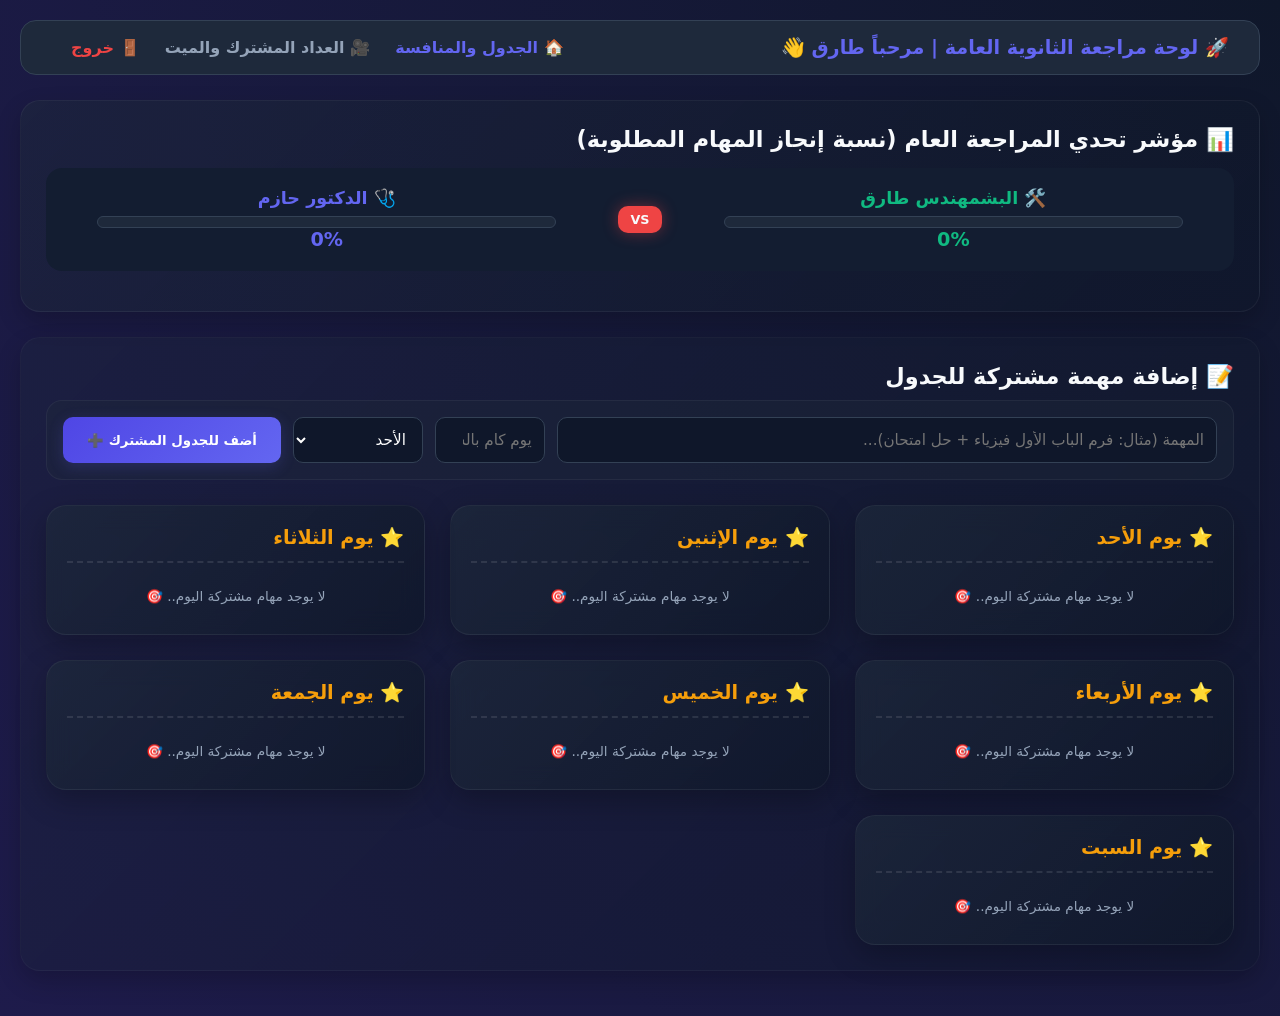
<file: Index.html>
<!DOCTYPE html>
<html lang="ar" dir="rtl">
<head>
    <meta charset="UTF-8">
    <meta name="viewport" content="width=device-width, initial-scale=1.0">
    <title>لوحة تحدي المراجعة المشتركة</title>
    <link rel="stylesheet" href="style.css">
    <style>
        /* 🎨 ستايل احترافي فخم ومريح جداً للعين */
        body {
            background: radial-gradient(circle at top right, #0f172a, #1e1b4b);
            font-family: 'Segoe UI', system-ui, -apple-system, sans-serif;
        }

        .week-grid {
            display: grid;
            grid-template-columns: repeat(auto-fit, minmax(320px, 1fr));
            gap: 25px;
            margin-top: 20px;
        }

        .day-card {
            background: linear-gradient(135deg, rgba(30, 41, 59, 0.7), rgba(15, 23, 42, 0.8));
            backdrop-filter: blur(12px);
            -webkit-backdrop-filter: blur(12px);
            border: 1px solid rgba(255, 255, 255, 0.05);
            border-radius: 20px;
            padding: 20px;
            box-shadow: 0 10px 30px rgba(0, 0, 0, 0.25);
            transition: transform 0.3s cubic-bezier(0.175, 0.885, 0.32, 1.275);
        }

        .day-card:hover {
            transform: translateY(-5px);
            border-color: rgba(99, 102, 241, 0.2);
            box-shadow: 0 15px 35px rgba(99, 102, 241, 0.1);
        }

        .day-title {
            font-size: 1.2rem;
            font-weight: 800;
            color: #f59e0b;
            padding-bottom: 12px;
            margin-bottom: 15px;
            border-bottom: 2px dashed rgba(255, 255, 255, 0.1);
            display: flex;
            justify-content: space-between;
            align-items: center;
        }

        .task-row {
            display: grid;
            grid-template-columns: auto 1fr;
            row-gap: 12px;
            column-gap: 12px;
            background: rgba(15, 23, 42, 0.5);
            border: 1px solid rgba(255, 255, 255, 0.03);
            padding: 14px;
            border-radius: 14px;
            margin-bottom: 12px;
            transition: all 0.2s ease;
        }

        .task-row:hover {
            background: rgba(30, 41, 59, 0.8);
            border-color: rgba(255, 255, 255, 0.08);
        }

        .date-badge {
            grid-column: 1;
            background: linear-gradient(135deg, #312e81, #1e1b4b);
            color: #e0e7ff;
            padding: 4px 10px;
            border-radius: 8px;
            font-size: 0.8rem;
            font-weight: 700;
            display: flex;
            align-items: center;
            justify-content: center;
            border: 1px solid rgba(99, 102, 241, 0.2);
            height: fit-content;
        }

        .task-text {
            grid-column: 2;
            font-size: 0.95rem;
            font-weight: 500;
            color: #f8fafc;
            line-height: 1.4;
            align-self: center;
            word-break: break-word;
        }

        .task-controls {
            grid-column: 1 / span 2;
            display: flex;
            gap: 10px;
            justify-content: flex-end;
            border-top: 1px solid rgba(255, 255, 255, 0.05);
            padding-top: 10px;
            margin-top: 4px;
        }

        .chk-container {
            display: flex;
            align-items: center;
            gap: 8px;
            padding: 6px 14px;
            border-radius: 10px;
            cursor: pointer;
            user-select: none;
            font-size: 0.8rem;
            font-weight: 700;
            transition: all 0.2s ease;
            border: 1px solid transparent;
        }

        .chk-tareq {
            background: rgba(16, 185, 129, 0.06);
            color: #10b981;
            border-color: rgba(16, 185, 129, 0.15);
        }
        .chk-tareq:hover { background: rgba(16, 185, 129, 0.15); }

        .chk-hazem {
            background: rgba(99, 102, 241, 0.06);
            color: #6366f1;
            border-color: rgba(99, 102, 241, 0.15);
        }
        .chk-hazem:hover { background: rgba(99, 102, 241, 0.15); }

        .chk-container input {
            accent-color: currentColor;
            width: 15px;
            height: 15px;
            cursor: pointer;
        }

        .task-row.both-done {
            border-color: rgba(16, 185, 129, 0.3);
            background: rgba(16, 185, 129, 0.02);
        }
        .task-row.both-done .task-text {
            text-decoration: line-through;
            color: #64748b;
        }

        .input-group {
            display: flex;
            gap: 12px;
            flex-wrap: wrap;
            background: rgba(30, 41, 59, 0.4);
            padding: 16px;
            border-radius: 16px;
            border: 1px solid rgba(255, 255, 255, 0.05);
            margin-bottom: 25px;
        }
        
        .input-group input, .input-group select {
            background: #0f172a;
            border: 1px solid #334155;
            border-radius: 10px;
            padding: 12px;
            color: white;
        }

        .input-group button {
            background: linear-gradient(135deg, #4f46e5, #6366f1);
            border: none;
            border-radius: 10px;
            padding: 12px 24px;
            font-weight: 700;
            cursor: pointer;
            box-shadow: 0 4px 15px rgba(99, 102, 241, 0.2);
            transition: all 0.2s;
        }
        .input-group button:hover {
            transform: translateY(-2px);
            box-shadow: 0 6px 20px rgba(99, 102, 241, 0.3);
        }

        /* ستايل نافذة التنبيهات المضحكة المخصصة */
        .funny-alert {
            position: fixed;
            bottom: 20px;
            left: 20px;
            background: #ef4444;
            color: white;
            padding: 15px 25px;
            border-radius: 12px;
            box-shadow: 0 10px 25px rgba(239, 68, 68, 0.4);
            font-weight: bold;
            z-index: 9999;
            display: none;
            animation: slideUp 0.3s ease;
            direction: rtl;
        }
        @keyframes slideUp { from { transform: translateY(50px); opacity: 0; } to { transform: translateY(0); opacity: 1; } }
    </style>
</head>
<body>
    <!-- نافذة الرسائل المضحكة -->
    <div id="funnyAlert" class="funny-alert"></div>

    <nav>
        <div class="brand">🚀 لوحة مراجعة الثانوية العامة | مرحباً <span id="welcomeUser"></span> 👋</div>
        <div class="links">
            <a href="index.html" class="active">🏠 الجدول والمنافسة</a>
            <a href="meet.html">🎥 العداد المشترك والميت</a>
            <a href="login.html" style="color: var(--danger);">🚪 خروج</a>
        </div>
    </nav>

    <div class="card" style="background: linear-gradient(135deg, rgba(30, 41, 59, 0.5), rgba(15, 23, 42, 0.6)); border: 1px solid rgba(255, 255, 255, 0.05);">
        <h2>📊 مؤشر تحدي المراجعة العام (نسبة إنجاز المهام المطلوبة)</h2>
        <div class="vs-container">
            <div class="user-stats">
                <span style="color: #10b981; font-weight: 800; font-size: 1.1rem;">🛠️ البشمهندس طارق</span>
                <div class="progress-bar-bg" style="background: #1e293b; border: 1px solid #334155;"><div id="myProgress" class="progress-bar my-bar" style="background: linear-gradient(90deg, #10b981, #34d399);"></div></div>
                <span id="myPercent" style="font-weight: 800; font-size: 1.2rem; color: #10b981;">0%</span>
            </div>
            <div class="vs-badge" style="box-shadow: 0 0 15px rgba(239, 64, 64, 0.4);">VS</div>
            <div class="user-stats">
                <span style="color: #6366f1; font-weight: 800; font-size: 1.1rem;">🩺 الدكتور حازم</span>
                <div class="progress-bar-bg" style="background: #1e293b; border: 1px solid #334155;"><div id="hazemProgress" class="progress-bar hazem-bar" style="background: linear-gradient(90deg, #6366f1, #818cf8);"></div></div>
                <span id="hazemPercent" style="font-weight: 800; font-size: 1.2rem; color: #6366f1;">0%</span>
            </div>
        </div>
    </div>

    <div class="card" style="background: linear-gradient(135deg, rgba(30, 41, 59, 0.3), rgba(15, 23, 42, 0.4)); border: 1px solid rgba(255, 255, 255, 0.03);">
        <h2>📝 إضافة مهمة مشتركة للجدول</h2>
        <div class="input-group">
            <input type="text" id="taskText" style="flex: 3; min-width: 250px;" placeholder="المهمة (مثال: فرم الباب الأول فيزياء + حل امتحان)...">
            <input type="number" id="taskDayNum" style="width: 110px;" placeholder="يوم كام بالشهر?" min="1" max="31">
            <select id="taskDay" style="width: 130px;">
                <option value="الأحد">الأحد</option><option value="الإثنين">الإثنين</option><option value="الثلاثاء">الثلاثاء</option>
                <option value="الأربعاء">الأربعاء</option><option value="الخميس">الخميس</option><option value="الجمعة">الجمعة</option><option value="السبت">السبت</option>
            </select>
            <button onclick="addTask()">أضف للجدول المشترك ➕</button>
        </div>

        <div class="week-grid" id="weekGrid"></div>
    </div>

    <script>
        const currentUser = localStorage.getItem('currentUser') || "طارق 🛠️";
        // تنظيف الاسم للمقارنة الأمنية لاحقاً
        const isTareqUser = currentUser.includes("طارق");
        document.getElementById('welcomeUser').innerText = isTareqUser ? "طارق" : "حازم";

        const BIN_URL = "https://api.jsonbin.io/v3/b/664ec5b3e41b4d34e4fa4411";
        const API_KEY = "$2b$10$W7bO4S.Vptn6hJUnm/VTeOWeWb2P.qF1fL4UWhpOfb5D8IlyD36wW";
        
        let allData = { tasks: JSON.parse(localStorage.getItem('local_tasks_backup')) || [], timer: {} };
        const days = ["الأحد", "الإثنين", "الثلاثاء", "الأربعاء", "الخميس", "الجمعة", "السبت"];

        // مصفوفة الشتايم المضحكة والقفشات عند التطفل 😂
        const trollInsults = [
            "رايح فين يا غبي؟ دي مش مهمتك! شيل إيدك بدل ما اقطعهالك! 🛑",
            "يا ابني سيب خانة زميلك في حالها، روح ذاكرلك كلمتين ينفعوك! 🤫",
            "بتعلم للثاني ليه؟ باصص في ورقة صاحبك حتى في الجدول يا فاشل؟ 🤣",
            "بس يا بابا! العب بعيد، الخصوصية هنا في العالي يا حليتها! 🚷",
            "يا كسلان سيب مهمة الراجل الشغال وعلم على مهامك أنت الأول! 🐴",
            "عامل فيها دحيح وبتعلم لزميلك؟ اتلم يا ضفدع! 🐸"
        ];

        function showTrollAlert(msg) {
            const alertBox = document.getElementById('funnyAlert');
            alertBox.innerText = msg;
            alertBox.style.display = 'block';
            setTimeout(() => { alertBox.style.display = 'none'; }, 4500);
        }

        function loadData() {
            fetch(BIN_URL, { 
                method: 'GET',
                headers: { "X-Master-Key": API_KEY, "X-Bin-Meta": "false" } 
            })
            .then(res => { if (!res.ok) throw new Error(); return res.json(); })
            .then(resData => {
                if (resData && resData.tasks) {
                    allData = resData;
                    localStorage.setItem('local_tasks_backup', JSON.stringify(allData.tasks));
                    renderSchedule();
                }
            })
            .catch(err => { renderSchedule(); });
        }

        function renderSchedule() {
            const grid = document.getElementById('weekGrid');
            grid.innerHTML = '';
            let tTotal = 0, tDone = 0, hTotal = 0, hDone = 0;

            days.forEach(day => {
                let dayTasks = allData.tasks.filter(t => t.day === day);
                dayTasks.sort((a, b) => (parseInt(a.dayNum) || 0) - (parseInt(b.dayNum) || 0));
                let tasksHTML = '';
                
                dayTasks.forEach(task => {
                    tTotal++; if(task.doneTareq) tDone++;
                    hTotal++; if(task.doneHazem) hDone++;

                    let globalIndex = allData.tasks.indexOf(task);
                    let bothDoneClass = (task.doneTareq && task.doneHazem) ? 'both-done' : '';

                    tasksHTML += `
                        <div class="task-row ${bothDoneClass}">
                            <div class="date-badge">📅 ${task.dayNum || '--'} مـ</div>
                            <div class="task-text">${task.text}</div>
                            
                            <div class="task-controls">
                                <!-- خانة طارق -->
                                <label class="chk-container chk-tareq">
                                    <input type="checkbox" ${task.doneTareq ? 'checked' : ''} onclick="validateAndToggle(${globalIndex}, 'tareq', event)">
                                    <span>طارق 🛠️</span>
                                </label>
                                
                                <!-- خانة حازم -->
                                <label class="chk-container chk-hazem">
                                    <input type="checkbox" ${task.doneHazem ? 'checked' : ''} onclick="validateAndToggle(${globalIndex}, 'hazem', event)">
                                    <span>حازم 🩺</span>
                                </label>
                            </div>
                        </div>
                    `;
                });

                grid.innerHTML += `
                    <div class="day-card">
                        <div class="day-title">⭐ يوم ${day}</div>
                        <div class="task-list-container">
                            ${dayTasks.length ? tasksHTML : '<span style="color:var(--text-muted); font-size:0.85rem; padding: 10px; display:block; text-align:center;">لا يوجد مهام مشتركة اليوم.. 🎯</span>'}
                        </div>
                    </div>
                `;
            });

            let tPct = tTotal > 0 ? Math.round((tDone/tTotal)*100) : 0;
            let hPct = hTotal > 0 ? Math.round((hDone/hTotal)*100) : 0;
            document.getElementById('myProgress').style.width = tPct + '%';
            document.getElementById('myPercent').innerText = tPct + '%';
            document.getElementById('hazemProgress').style.width = hPct + '%';
            document.getElementById('hazemPercent').innerText = hPct + '%';
        }

        // 🔒 دالة فحص الهوية والخصوصية الفورية والتهزيء المضحك 
        function validateAndToggle(index, targetRole, event) {
            // منع تفعيل التشيك بوكس تلقائياً قبل التأكد من الصلاحية
            event.preventDefault(); 

            if (targetRole === 'tareq' && !isTareqUser) {
                // لو حازم بيحاول يعلم لـ طارق
                const randomInsult = trollInsults[Math.floor(Math.random() * trollInsults.length)];
                showTrollAlert("يا حازم: " + randomInsult);
                return false;
            } 
            else if (targetRole === 'hazem' && isTareqUser) {
                // لو طارق بيحاول يعلم لـ حازم
                const randomInsult = trollInsults[Math.floor(Math.random() * trollInsults.length)];
                showTrollAlert("يا طارق: " + randomInsult);
                return false;
            }

            // لو الهوية مظبوطة، يتم تنفيذ التعليم بنجاح
            if (targetRole === 'tareq') {
                allData.tasks[index].doneTareq = !allData.tasks[index].doneTareq;
                if(allData.tasks[index].doneTareq) showTrollAlert("عاش يا طارق يا دحيح، مبروك المهمة! 🔥");
            } else if (targetRole === 'hazem') {
                allData.tasks[index].doneHazem = !allData.tasks[index].doneHazem;
                if(allData.tasks[index].doneHazem) showTrollAlert("أخيراً خلصت حاجة يا حازم؟ مبروك المعجزة! 🩺😂");
            }
            
            localStorage.setItem('local_tasks_backup', JSON.stringify(allData.tasks));
            renderSchedule(); 
            saveToCloud();
        }

        function addTask() {
            let text = document.getElementById('taskText').value.trim();
            let dayNum = document.getElementById('taskDayNum').value.trim();
            let day = document.getElementById('taskDay').value;
            if(!text) return;

            allData.tasks.push({ text: text, dayNum: dayNum || "1", day: day, doneTareq: false, doneHazem: false });
            document.getElementById('taskText').value = '';
            document.getElementById('taskDayNum').value = '';
            localStorage.setItem('local_tasks_backup', JSON.stringify(allData.tasks));
            renderSchedule(); 
            saveToCloud();    
        }

        function saveToCloud() {
            fetch(BIN_URL, {
                method: 'PUT', headers: { "Content-Type": "application/json", "X-Master-Key": API_KEY },
                body: JSON.stringify(allData)
            });
        }

        window.onload = function() {
            renderSchedule(); 
            loadData();       
            setInterval(loadData, 4000); 
        };
    </script>
</body>
</html>
</file>
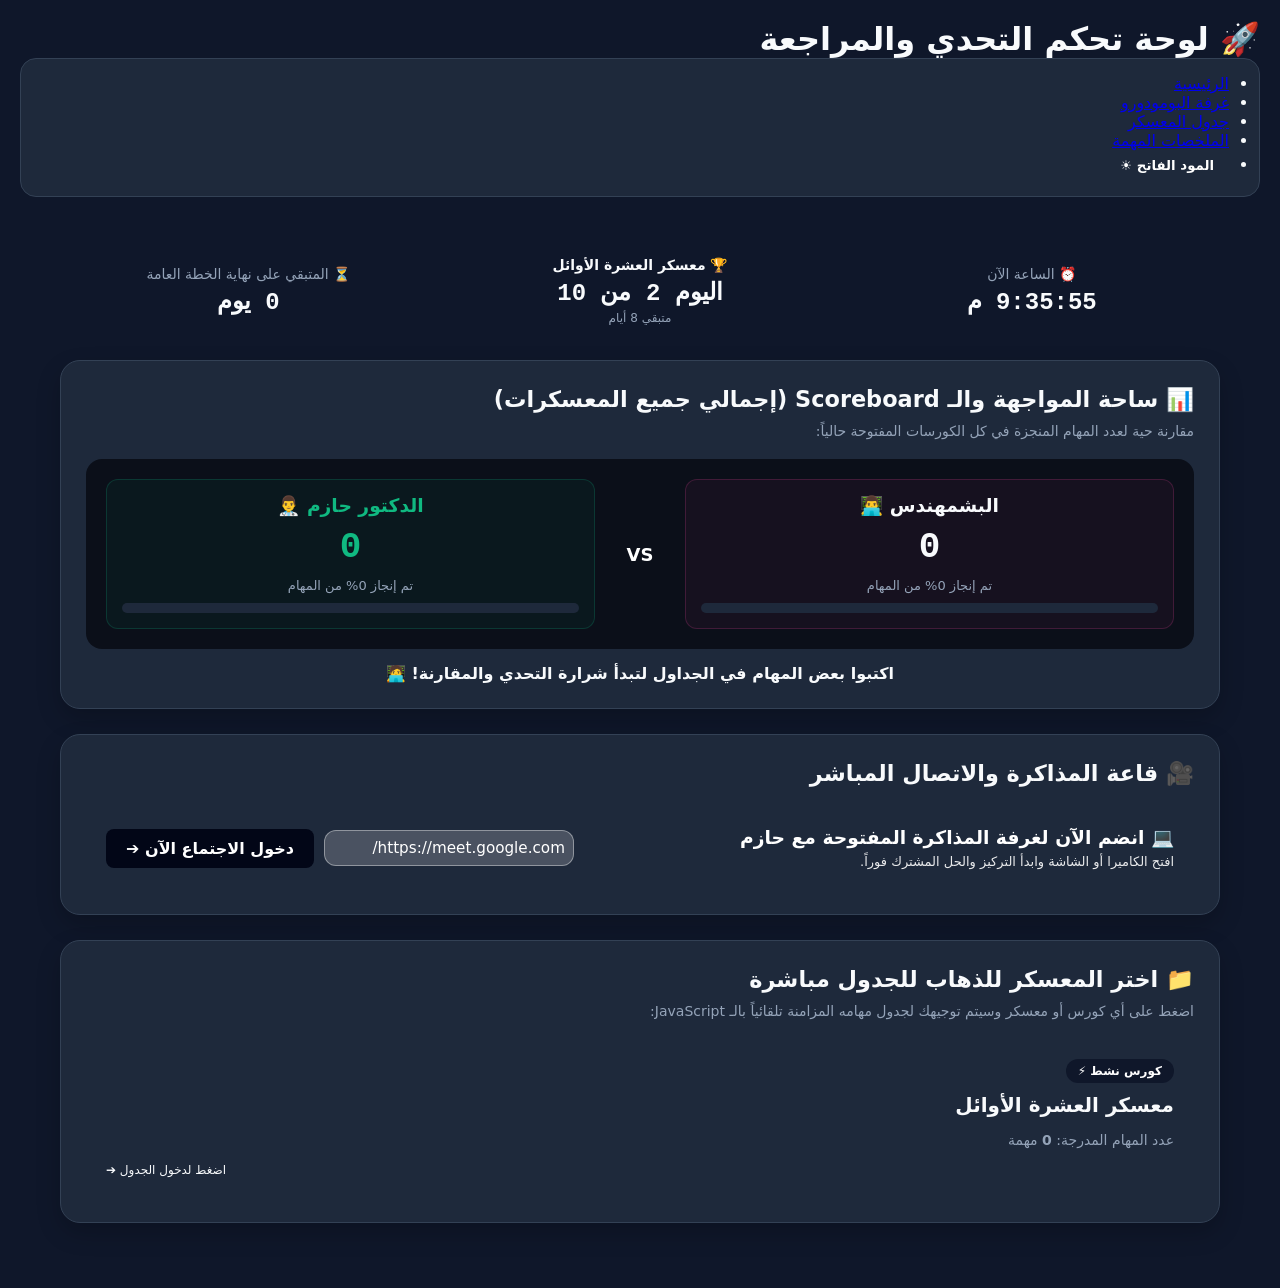
<file: index.html>
<!DOCTYPE html>
<html lang="ar" dir="rtl">
<head>
    <meta charset="UTF-8">
    <meta name="viewport" content="width=device-width, initial-scale=1.0">
    <title>منصة التحدي والمذاكرة المشتركة</title>
    <link rel="stylesheet" href="style.css">
    <style>
        /* تنسيقات إضافية خاصة بالصفحة الرئيسية والمقارنة */
        .camps-grid {
            display: grid;
            grid-template-columns: repeat(auto-fit, minmax(280px, 1fr));
            gap: 20px;
            margin-top: 20px;
        }
        .camp-card {
            background: var(--card-bg);
            border: 1px solid var(--border-color);
            border-radius: 16px;
            padding: 20px;
            cursor: pointer;
            transition: all 0.3s ease;
            position: relative;
            overflow: hidden;
        }
        .camp-card:hover {
            transform: translateY(-5px);
            border-color: var(--accent-pink);
            box-shadow: 0 8px 25px var(--accent-glow);
        }
        .camp-card h3 {
            color: var(--accent-pink);
            margin-bottom: 15px;
            font-size: 20px;
        }
        .camp-status-badge {
            display: inline-block;
            padding: 5px 12px;
            border-radius: 20px;
            font-size: 12px;
            font-weight: bold;
            background: #0f172a;
            border: 1px solid var(--border-color);
            margin-bottom: 10px;
            color: #fff;
        }
        
        /* ستايل لوحة المقارنة التنافسية */
        .versus-container {
            display: grid;
            grid-template-columns: 1fr auto 1fr;
            align-items: center;
            gap: 20px;
            margin-top: 20px;
            padding: 20px;
            background: #0b0f19;
            border-radius: 16px;
            border: 1px solid var(--border-color);
        }
        .user-side {
            text-align: center;
            padding: 15px;
            border-radius: 12px;
        }
        .me-side {
            background: rgba(236, 72, 153, 0.05);
            border: 1px solid rgba(236, 72, 153, 0.2);
        }
        .hazem-side {
            background: rgba(16, 185, 129, 0.05);
            border: 1px solid rgba(16, 185, 129, 0.2);
        }
        .vs-circle {
            background: var(--accent-pink);
            color: white;
            width: 50px;
            height: 50px;
            border-radius: 50%;
            display: flex;
            align-items: center;
            justify-content: center;
            font-weight: bold;
            font-size: 18px;
            box-shadow: 0 0 15px var(--accent-glow);
        }
        .score-number {
            font-size: 36px;
            font-weight: bold;
            margin: 10px 0;
            font-family: 'Courier New', Courier, monospace;
        }
        .progress-bar-bg {
            background: #1e293b;
            height: 10px;
            border-radius: 5px;
            overflow: hidden;
            margin-top: 10px;
        }
        .progress-bar-fill {
            height: 100%;
            width: 0%;
            transition: width 0.5s ease;
        }

        /* ستايل كارت الجوجل ميت المطور */
        .meet-box {
            background: var(--luxury-gradient);
            border-radius: 12px;
            padding: 20px;
            color: white;
            display: flex;
            justify-content: space-between;
            align-items: center;
            flex-wrap: wrap;
            gap: 15px;
            margin-top: 20px;
            box-shadow: 0 4px 15px var(--accent-glow);
        }
        .meet-btn {
            background-color: #020617;
            color: white;
            padding: 10px 20px;
            border-radius: 8px;
            text-decoration: none;
            font-weight: bold;
            transition: transform 0.2s;
        }
        .meet-btn:hover {
            transform: scale(1.03);
            background-color: #0f172a;
        }

        .theme-toggle-btn {
            background-color: var(--accent-pink);
            color: white;
            border: none;
            padding: 8px 15px;
            border-radius: 20px;
            cursor: pointer;
            font-weight: bold;
        }

        /* ستايل قسم التوقيت والعدادات الإضافية المرجعة */
        .dashboard-widgets {
            display: grid;
            grid-template-columns: repeat(auto-fit, minmax(240px, 1fr));
            gap: 15px;
            margin-bottom: 20px;
        }
        .widget-box {
            background: var(--card-bg);
            border: 1px solid var(--border-color);
            padding: 15px;
            border-radius: 12px;
            text-align: center;
            display: flex;
            flex-direction: column;
            justify-content: center;
        }
        .widget-val {
            font-size: 24px;
            font-weight: bold;
            color: var(--accent-pink);
            margin-top: 5px;
            font-family: 'Courier New', Courier, monospace;
        }
    </style>
</head>
<body>
    <header>
        <h1>🚀 لوحة تحكم التحدي والمراجعة</h1>
        <nav>
            <ul>
                <li><a href="index.html" class="active">الرئيسية</a></li>
                <li><a href="pomodoro.html">غرفة البومودورو</a></li>
                <li><a href="schedule.html">جدول المعسكر</a></li>
                <li><a href="summary.html">الملخصات المهمة</a></li>
                <li><button onclick="toggleTheme()" class="theme-toggle-btn" id="themeBtn">المود الفاتح ☀️</button></li>
            </ul>
        </nav>
    </header>
    
    <main style="padding: 20px; max-width: 1200px; margin: 0 auto;">
        
        <!-- قسم العدادات: الساعة، عداد كورس العشرة الأوائل، والعد التنازلي العام -->
        <div class="dashboard-widgets">
            <div class="widget-box">
                <div style="font-size: 14px; color: var(--text-muted);">⏰ الساعة الآن</div>
                <div class="widget-val" id="digitalClock">00:00:00 م</div>
            </div>
            <div class="widget-box" style="border-color: var(--accent-pink);">
                <div style="font-size: 14px; color: var(--text-main); font-weight: bold;">🏆 معسكر العشرة الأوائل</div>
                <div class="widget-val" id="campDaysWidget" style="color: var(--accent-pink);">اليوم 2 من 10</div>
                <div style="font-size: 12px; color: var(--text-muted); margin-top: 4px;" id="campRemainingText">متبقي 8 أيام</div>
            </div>
            <div class="widget-box">
                <div style="font-size: 14px; color: var(--text-muted);">⏳ المتبقي على نهاية الخطة العامة</div>
                <div class="widget-val" id="countdownWidget">جاري الحساب...</div>
            </div>
        </div>

        <!-- قسم المقارنة والـ VS الشرسة بينك وبين حازم -->
        <section class="card">
            <h2>📊 ساحة المواجهة والـ Scoreboard (إجمالي جميع المعسكرات)</h2>
            <p style="color: var(--text-muted); font-size: 14px;">مقارنة حية لعدد المهام المنجزة في كل الكورسات المفتوحة حالياً:</p>
            
            <div class="versus-container">
                <!-- جانب البشمهندس -->
                <div class="user-side me-side">
                    <h3 style="color: var(--accent-pink);">البشمهندس 👨‍💻</h3>
                    <div class="score-number" id="meTotalScore" style="color: var(--accent-pink);">0</div>
                    <p style="font-size: 13px; color: var(--text-muted);" id="mePercentageText">تم إنجاز 0% من المهام</p>
                    <div class="progress-bar-bg">
                        <div class="progress-bar-fill" id="meBar" style="background: var(--accent-pink);"></div>
                    </div>
                </div>

                <!-- دائرة VS الوسطى -->
                <div class="vs-circle">VS</div>

                <!-- جانب الدكتور حازم -->
                <div class="user-side hazem-side">
                    <h3 style="color: #10b981;">الدكتور حازم 👨‍⚕️</h3>
                    <div class="score-number" id="hazemTotalScore" style="color: #10b981;">0</div>
                    <p style="font-size: 13px; color: var(--text-muted);" id="hazemPercentageText">تم إنجاز 0% من المهام</p>
                    <div class="progress-bar-bg">
                        <div class="progress-bar-fill" id="hazemBar" style="background: #10b981;"></div>
                    </div>
                </div>
            </div>
            
            <!-- رسالة تحفيزية ديناميكية -->
            <div id="leaderMessage" style="text-align: center; margin-top: 15px; font-weight: bold; font-size: 16px; color: var(--text-main);">
                جاري حساب صدارة التحدي الحالية... 🤔
            </div>
        </section>

        <!-- 🎥 قسم الغرفة والاجتماع المباشر (Google Meet) -->
        <section class="card" style="margin-top: 20px;">
            <h2>🎥 قاعة المذاكرة والاتصال المباشر</h2>
            <div class="meet-box">
                <div>
                    <h3 style="margin-bottom: 5px; color: white;">💻 انضم الآن لغرفة المذاكرة المفتوحة مع حازم</h3>
                    <p style="font-size: 13px; opacity: 0.9; color: white;">افتح الكاميرا أو الشاشة وابدأ التركيز والحل المشترك فوراً.</p>
                </div>
                <div style="display: flex; gap: 10px; align-items: center; flex-wrap: wrap;">
                    <input type="text" id="meetUrlInput" placeholder="ضع رابط Google Meet هنا..." style="width: 250px; background: rgba(250,250,250,0.2); color: white; border: 1px solid rgba(250,250,250,0.4); padding: 8px;">
                    <a href="#" id="meetLinkBtn" target="_blank" class="meet-btn">دخول الاجتماع الآن ➔</a>
                </div>
            </div>
        </section>

        <!-- قسم عرض المعسكرات للتحويل التلقائي -->
        <section class="card" style="margin-top: 20px;">
            <h2>📁 اختر المعسكر للذهاب للجدول مباشرة</h2>
            <p style="color: var(--text-muted); font-size: 14px;">اضغط على أي كورس أو معسكر وسيتم توجيهك لجدول مهامه المزامنة تلقائياً بالـ JavaScript:</p>
            
            <div class="camps-grid" id="campsGridContainer">
                <!-- الـ JS هيعرض كروت المعسكرات هنا ديناميكياً -->
            </div>
        </section>

    </main>

    <script>
        // استدعاء مصفوفة البيانات المشتركة من الـ LocalStorage
        let globalCamps = JSON.parse(localStorage.getItem('globalCamps')) || [
            {
                id: "default_10_days",
                name: "معسكر العشرة الأوائل",
                tasks: []
            }
        ];

        window.onload = function() {
            applySavedTheme();
            renderCampsGrid();
            calculateVsStatistics();
            setupGoogleMeetLink();
            startLiveClock();
            updateExamCountdown();
            setupCampTenDaysTracker();
        };

        // 1. دالة بناء كروت المعسكرات ديناميكياً والربط الذكي للتنقل للجدول
        function renderCampsGrid() {
            const container = document.getElementById('campsGridContainer');
            container.innerHTML = '';

            globalCamps.forEach(camp => {
                const totalTasks = camp.tasks.length;
                const card = document.createElement('div');
                card.className = 'camp-card';
                
                card.onclick = function() {
                    localStorage.setItem('activeCampId', camp.id);
                    window.location.href = 'schedule.html'; 
                };

                card.innerHTML = `
                    <div class="camp-status-badge">كورس نشط ⚡</div>
                    <h3>${camp.name}</h3>
                    <p style="font-size: 14px; color: var(--text-muted);">
                        عدد المهام المدرجة: <strong>${totalTasks}</strong> مهمة
                    </p>
                    <div style="margin-top: 15px; font-size: 12px; color: var(--accent-pink); text-align: left;">
                        اضغط لدخول الجدول ➔
                    </div>
                `;
                container.appendChild(card);
            });
        }

        // 2. دالة حساب المقارنة الحية والإحصائيات التنافسية (البشمهندس ضد حازم)
        function calculateVsStatistics() {
            let totalTasksCount = 0;
            let meDoneCount = 0;
            let hazemDoneCount = 0;

            globalCamps.forEach(camp => {
                camp.tasks.forEach(task => {
                    totalTasksCount++;
                    if (task.meDone) meDoneCount++;
                    if (task.hazemDone) hazemDoneCount++;
                });
            });

            document.getElementById('meTotalScore').innerText = meDoneCount;
            document.getElementById('hazemTotalScore').innerText = hazemDoneCount;

            let mePercent = totalTasksCount > 0 ? Math.round((meDoneCount / totalTasksCount) * 100) : 0;
            let hazemPercent = totalTasksCount > 0 ? Math.round((hazemDoneCount / totalTasksCount) * 100) : 0;

            document.getElementById('mePercentageText').innerText = `تم إنجاز ${mePercent}% من المهام`;
            document.getElementById('meBar').style.width = `${mePercent}%`;

            document.getElementById('hazemPercentageText').innerText = `تم إنجاز ${hazemPercent}% من المهام`;
            document.getElementById('hazemBar').style.width = `${hazemPercent}%`;

            const msgElement = document.getElementById('leaderMessage');
            if (totalTasksCount === 0) {
                msgElement.innerText = "اكتبوا بعض المهام في الجداول لتبدأ شرارة التحدي والمقارنة! 🧑‍💻";
            } else if (meDoneCount > hazemDoneCount) {
                msgElement.innerHTML = `🥇 الصدارة الحالية <span style="color: var(--accent-pink); font-weight: bold;">للبشمهندس</span> بفارق ${meDoneCount - hazemDoneCount} مهمة! عاش يا بطل، استمر في الضغط! 🔥💪`;
            } else if (hazemDoneCount > meDoneCount) {
                msgElement.innerHTML = `🥇 الصدارة الحالية <span style="color: #10b981; font-weight: bold;">للدكتور حازم</span> بفارق ${hazemDoneCount - meDoneCount} مهمة! شد حيلك يا بشمهندس وعوض الفرق حالاً! ⚡📚`;
            } else {
                msgElement.innerText = "تعادل رهيب ومثالي في المذاكرة حالياً! 🤝 قمة التركيز من الطرفين، من سيكسر التعادل؟ 🔥";
            }
        }

        // 3. إدارة وحفظ رابط الـ Google Meet تلقائياً
        function setupGoogleMeetLink() {
            const input = document.getElementById('meetUrlInput');
            const btn = document.getElementById('meetLinkBtn');
            const defaultMeetUrl = "https://meet.google.com/";
            const savedMeetUrl = localStorage.getItem('customMeetUrl') || defaultMeetUrl;
            
            input.value = savedMeetUrl;
            btn.href = savedMeetUrl;

            input.addEventListener('input', function() {
                const currentVal = input.value.trim() || defaultMeetUrl;
                localStorage.setItem('customMeetUrl', currentVal);
                btn.href = currentVal;
            });
        }

        // 4. تشغيل وتحديث الساعة الحية لحظياً
        function startLiveClock() {
            setInterval(() => {
                const now = new Date();
                let hours = now.getHours();
                const minutes = String(now.getMinutes()).padStart(2, '0');
                const seconds = String(now.getSeconds()).getSeconds ? String(now.getSeconds()).padStart(2, '0') : String(now.getSeconds()).padStart(2, '0');
                const ampm = hours >= 12 ? 'م' : 'ص';
                
                hours = hours % 12;
                hours = hours ? hours : 12;
                
                document.getElementById('digitalClock').innerText = `${hours}:${minutes}:${seconds} ${ampm}`;
            }, 1000);
        }

        // 5. حساب وعرض العداد التنازلي التلقائي للأيام المتبقية في الخطة العامة (90 يوم)
        function updateExamCountdown() {
            let initialDate = new Date(localStorage.getItem('countdownStartDate'));
            if (!initialDate || isNaN(initialDate.getTime())) {
                initialDate = new Date();
                localStorage.setItem('countdownStartDate', initialDate.toISOString());
            }
            
            const totalDays = 90;
            const msPerDay = 24 * 60 * 60 * 1000;
            const elapsedDays = Math.floor((new Date() - initialDate) / msPerDay);
            let remainingDays = totalDays - elapsedDays;
            
            if (remainingDays < 0) remainingDays = 0;
            
            document.getElementById('countdownWidget').innerText = `${remainingDays} يوم`;
        }

        // 6. تتبع وضبط أيام "معسكر العشرة الأوائل" (10 أيام - واليوم الحالي هو الثاني)
        function setupCampTenDaysTracker() {
            // تثبيت تاريخ بداية افتراضي للمعسكر في الذاكرة لكي يستمر في العد بشكل صحيح
            let campStartDate = localStorage.getItem('campTenDaysStartDate');
            
            if (!campStartDate) {
                // إذا لم يكن مسجلاً، نعتبر أن المعسكر بدأ بالأمس (لأن اليوم هو اليوم الثاني)
                const yesterday = new Date();
                yesterday.setDate(yesterday.getDate() - 1);
                localStorage.setItem('campTenDaysStartDate', yesterday.toISOString());
                campStartDate = yesterday.toISOString();
            }

            const start = new Date(campStartDate);
            const now = new Date();
            const msPerDay = 24 * 60 * 60 * 1000;
            
            // حساب اليوم الحالي في المعسكر
            let currentDay = Math.floor((now - start) / msPerDay) + 1;
            
            // حماية للتأكد من بقاء النطاق بين 1 و 10 أيام، ويمكنك إعادة تعيينه برمجياً إن أردت
            if (currentDay < 1) currentDay = 2; // تثبيت مبدئي بناءً على طلبك اليوم
            if (currentDay > 10) currentDay = 10;

            const remainingCampDays = 10 - currentDay;

            document.getElementById('campDaysWidget').innerText = `اليوم ${currentDay} من 10`;
            document.getElementById('campRemainingText').innerText = remainingCampDays > 0 ? `متبقي ${remainingCampDays} أيام` : `اكتمل المعسكر بنجاح! 🏆`;
        }

        // ----- كود تحويل المود (Dark / Light) للموقع كله -----
        function toggleTheme() {
            if (document.documentElement.getAttribute('data-theme') === 'light') {
                document.documentElement.removeAttribute('data-theme');
                localStorage.setItem('theme', 'dark');
                document.getElementById('themeBtn').innerText = "المود الفاتح ☀️";
            } else {
                document.documentElement.setAttribute('data-theme', 'light');
                localStorage.setItem('theme', 'light');
                document.getElementById('themeBtn').innerText = "المود الغامق 🌙";
            }
        }

        function applySavedTheme() {
            const savedTheme = localStorage.getItem('theme');
            if (savedTheme === 'light') {
                document.documentElement.setAttribute('data-theme', 'light');
                document.getElementById('themeBtn').innerText = "المود الغامق 🌙";
            }
        }
    </script>
</body>
</html>
</file>
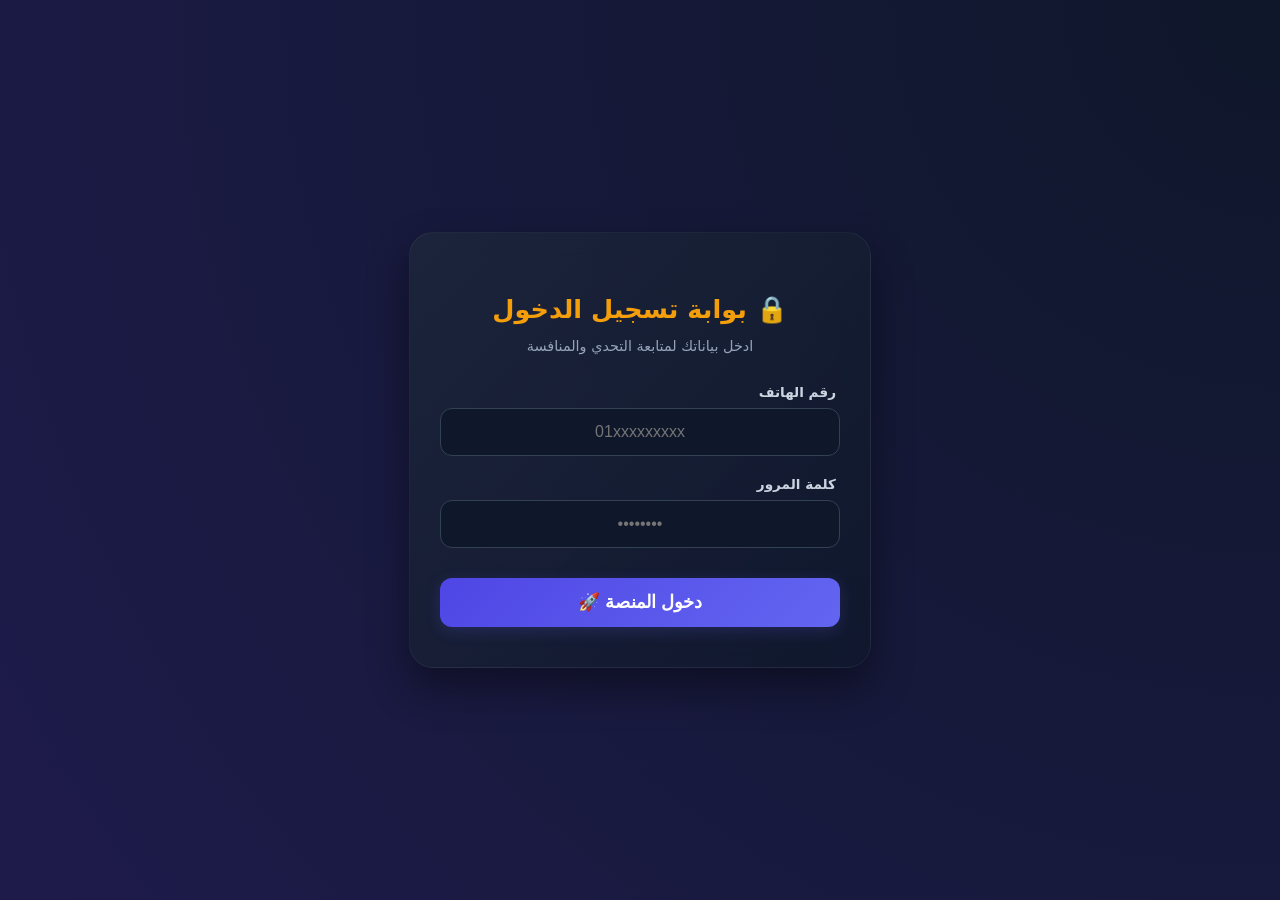
<file: login.html>
<!DOCTYPE html>
<html lang="ar" dir="rtl">
<head>
    <meta charset="UTF-8">
    <meta name="viewport" content="width=device-width, initial-scale=1.0">
    <title>تسجيل الدخول - لوحة المراجعة</title>
    <style>
        /* 🎨 تصميم فخم متناسق مع لوحة التحكم الزجاجية */
        body {
            background: radial-gradient(circle at top right, #0f172a, #1e1b4b);
            font-family: 'Segoe UI', system-ui, -apple-system, sans-serif;
            color: #f8fafc;
            display: flex;
            justify-content: center;
            align-items: center;
            height: 100vh;
            margin: 0;
        }

        .login-card {
            background: linear-gradient(135deg, rgba(30, 41, 59, 0.7), rgba(15, 23, 42, 0.8));
            backdrop-filter: blur(12px);
            -webkit-backdrop-filter: blur(12px);
            border: 1px solid rgba(255, 255, 255, 0.05);
            padding: 40px 30px;
            border-radius: 24px;
            box-shadow: 0 20px 40px rgba(0, 0, 0, 0.4);
            width: 100%;
            max-width: 400px;
            text-align: center;
        }

        h2 {
            color: #f59e0b;
            margin-bottom: 8px;
            font-size: 1.6rem;
        }

        p {
            color: #94a3b8;
            font-size: 0.9rem;
            margin-bottom: 30px;
        }

        .input-group {
            margin-bottom: 20px;
            text-align: right;
        }

        label {
            display: block;
            margin-bottom: 8px;
            font-size: 0.85rem;
            font-weight: 600;
            color: #cbd5e1;
            padding-right: 4px;
        }

        input {
            width: 100%;
            padding: 14px;
            background: #0f172a;
            border: 1px solid #334155;
            border-radius: 12px;
            color: white;
            font-size: 1rem;
            box-sizing: border-box;
            transition: all 0.2s;
            text-align: center;
        }

        input:focus {
            outline: none;
            border-color: #6366f1;
            box-shadow: 0 0 10px rgba(99, 102, 241, 0.2);
        }

        button {
            width: 100%;
            background: linear-gradient(135deg, #4f46e5, #6366f1);
            border: none;
            border-radius: 12px;
            padding: 14px;
            color: white;
            font-size: 1.1rem;
            font-weight: 700;
            cursor: pointer;
            box-shadow: 0 4px 15px rgba(99, 102, 241, 0.2);
            transition: all 0.2s;
            margin-top: 10px;
        }

        button:hover {
            transform: translateY(-2px);
            box-shadow: 0 6px 20px rgba(99, 102, 241, 0.3);
        }

        .error-msg {
            color: #ef4444;
            font-size: 0.85rem;
            margin-top: 15px;
            display: none;
            font-weight: 600;
        }
    </style>
</head>
<body>

    <div class="login-card">
        <h2>🔒 بوابة تسجيل الدخول</h2>
        <p>ادخل بياناتك لمتابعة التحدي والمنافسة</p>
        
        <div class="input-group">
            <label>رقم الهاتف</label>
            <input type="tel" id="phone" placeholder="01xxxxxxxxx" autocomplete="off">
        </div>
        
        <div class="input-group">
            <label>كلمة المرور</label>
            <input type="password" id="password" placeholder="••••••••" autocomplete="off">
        </div>
        
        <button onclick="login()">دخول المنصة 🚀</button>
        <div id="error" class="error-msg">❌ رقم الهاتف أو كلمة المرور غير صحيحة!</div>
    </div>

    <script>
        function login() {
            const phoneInput = document.getElementById('phone').value.trim();
            const passInput = document.getElementById('password').value.trim();
            const errorDiv = document.getElementById('error');

            // ⚙️ البيانات الجديدة المقارنة بدقة عالية
            const userTareq = { phone: "01140090339", pass: "1714827128", name: "طارق 🛠️" };
            const userHazem = { phone: "01098078492", pass: "eesdca32", name: "حازم 🩺" };

            if (phoneInput === userTareq.phone && passInput === userTareq.pass) {
                // حفظ اسم طارق وتوجيهه للوحة
                localStorage.setItem('currentUser', userTareq.name);
                window.location.href = "index.html";
            } 
            else if (phoneInput === userHazem.phone && passInput === userHazem.pass) {
                // حفظ اسم حازم وتوجيهه للوحة
                localStorage.setItem('currentUser', userHazem.name);
                window.location.href = "index.html";
            } 
            else {
                // إظهار رسالة الخطأ لو البيانات غلط
                errorDiv.style.display = "block";
            }
        }
    </script>
</body>
</html>
</file>
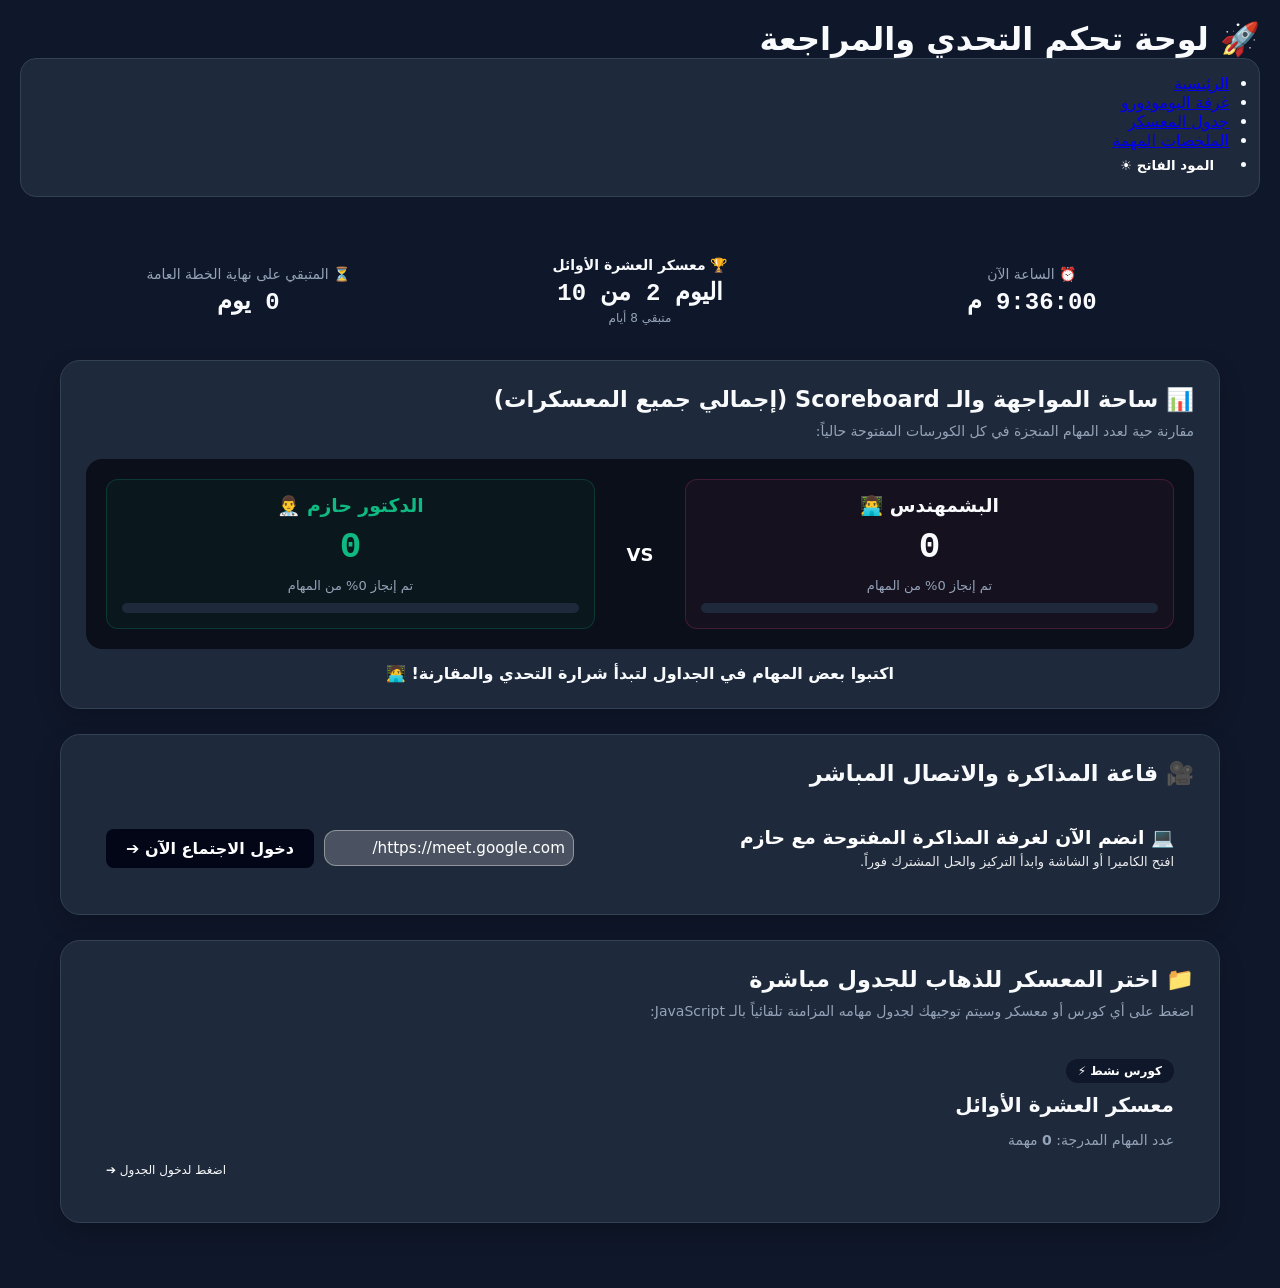
<file: platforms.html>
<!DOCTYPE html>
<html lang="ar" dir="rtl">
<head>
    <meta charset="UTF-8">
    <meta name="viewport" content="width=device-width, initial-scale=1.0">
    <title>منصات المدرسين - معسكر المذاكرة</title>
    <link rel="stylesheet" href="style.css">
    <style>
        .grid-platforms {
            display: grid;
            grid-template-columns: repeat(auto-fit, minmax(250px, 1fr));
            gap: 20px;
            margin-top: 30px;
        }
        .platform-card {
            text-align: center;
            border: 1px solid var(--border-color);
            transition: all 0.3s ease;
        }
        .platform-card:hover {
            border-color: var(--accent-pink);
        }
        .subject-tag {
            color: var(--accent-pink);
            font-size: 14px;
            font-weight: bold;
            text-transform: uppercase;
        }
        .platform-btn {
            display: inline-block;
            margin-top: 15px;
            width: 100%;
            text-decoration: none;
            text-align: center;
            box-sizing: border-box;
        }
    </style>
</head>
<body>

    <div id="appSection">
        <header>
            <h1>منصات ومواقع المدرسين المعتمدة 🎓</h1>
            <nav>
                <ul>
                    <li><a href="index.html">الرئيسية</a></li>
                    <li><a href="pomodoro.html">غرفة البومودورو</a></li>
                    <li><a href="schedule.html">جدول المعسكر</a></li>
                    <li><a href="summary.html">الملخصات المهمة</a></li>
                    <li><a href="platforms.html" class="active">منصات المدرسين 🎓</a></li>
                </ul>
            </nav>
        </header>

        <main style="padding: 20px; max-width: 1200px; margin: 0 auto;">
            <div class="card">
                <h2>وصول سريع للمحاضرات والامتحانات الإلكترونية 🕒</h2>
                <p style="color: var(--text-muted);">كل المنصات التي نحتاجها في فترات المراجعة والحل مجمعة هنا لعدم تشتيت التركيز.</p>
            </div>

            <div class="grid-platforms">
                <!-- منصة 1 -->
                <div class="card platform-card">
                    <span class="subject-tag">الفيزياء</span>
                    <h3 style="margin: 10px 0;">منصة الأستاذ للفيزياء</h3>
                    <p style="color: var(--text-muted); font-size: 14px;">للمحاضرات والحل والمتابعة الدورية.</p>
                    <a href="https://example.com" target="_blank" class="platform-btn"><button style="width:100%">دخول المنصة 🌐</button></a>
                </div>

                <!-- منصة 2 -->
                <div class="card platform-card">
                    <span class="subject-tag">الكيمياء</span>
                    <h3 style="margin: 10px 0;">منصة الكيمياء التعليمية</h3>
                    <p style="color: var(--text-muted); font-size: 14px;">مراجعات الفصول والامتحانات الشاملة.</p>
                    <a href="https://example.com" target="_blank" class="platform-btn"><button style="width:100%">دخول المنصة 🌐</button></a>
                </div>

                <!-- منصة 3 -->
                <div class="card platform-card">
                    <span class="subject-tag">اللغة العربية</span>
                    <h3 style="margin: 10px 0;">منصة بسطهالك</h3>
                    <p style="color: var(--text-muted); font-size: 14px;">حصص النحو، البلاغة، والنصوص المتحررة.</p>
                    <a href="https://example.com" target="_blank" class="platform-btn"><button style="width:100%">دخول المنصة 🌐</button></a>
                </div>

                <!-- منصة 4 -->
                <div class="card platform-card">
                    <span class="subject-tag">اللغات والجيولوجيا</span>
                    <h3 style="margin: 10px 0;">منصة المراجعات والامتحانات</h3>
                    <p style="color: var(--text-muted); font-size: 14px;">باقي المواد والمنصات الخارجية المشتركة.</p>
                    <a href="https://example.com" target="_blank" class="platform-btn"><button style="width:100%">دخول المنصة 🌐</button></a>
                </div>
            </div>
        </main>
    </div>

    <!-- تأمين بسيط لصفحة المنصات أيضاً لضمان الخصوصية -->
    <script>
        if (localStorage.getItem('siteAuth') !== 'true') {
            alert('عذراً، هذه الصفحة مشفرة. يرجى تسجيل الدخول من الصفحة الرئيسية أولاً! 🔒');
            window.location.href = 'index.html';
        }
    </script>
</body>
</html>
</file>
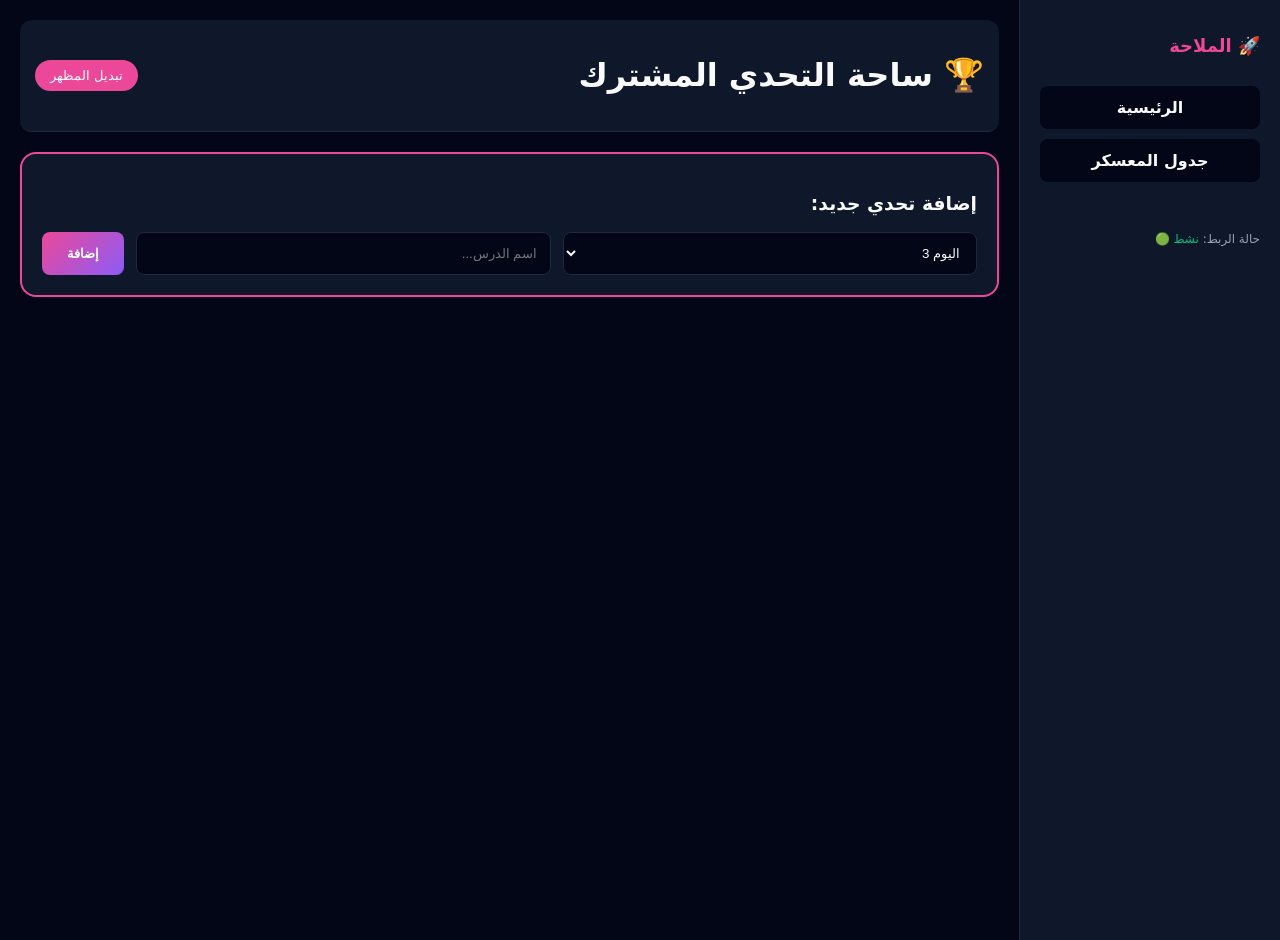
<file: schedule.html>
<!DOCTYPE html>
<html lang="ar" dir="rtl">
<head>
    <meta charset="UTF-8">
    <meta name="viewport" content="width=device-width, initial-scale=1.0, maximum-scale=1.0, user-scalable=no">
    <title>ساحة مراجعة معسكر العشرة الأوائل</title>
    <style>
        :root { --bg-main: #020617; --card-bg: #0f172a; --border-color: #1e293b; --text-main: #f8fafc; --text-muted: #94a3b8; --accent-pink: #ec4899; --accent-glow: rgba(236, 72, 153, 0.25); --luxury-gradient: linear-gradient(135deg, #ec4899 0%, #8b5cf6 100%); }
        [data-theme="light"] { --bg-main: #f8fafc; --card-bg: #ffffff; --border-color: #e2e8f0; --text-main: #0f172a; --text-muted: #64748b; --accent-pink: #db2777; --accent-glow: rgba(219, 39, 119, 0.15); --luxury-gradient: linear-gradient(135deg, #db2777 0%, #7c3aed 100%); }
        body { background-color: var(--bg-main); color: var(--text-main); font-family: system-ui, -apple-system, sans-serif; margin: 0; display: flex; }
        
        /* القائمة الجانبية للربط */
        .sidebar { width: 220px; background: var(--card-bg); border-left: 1px solid var(--border-color); height: 100vh; padding: 20px; position: sticky; top: 0; }
        .sidebar h2 { font-size: 18px; color: var(--accent-pink); margin-bottom: 30px; }
        .sidebar a { display: block; color: var(--text-main); text-decoration: none; padding: 12px; margin-bottom: 10px; border-radius: 8px; background: var(--bg-main); text-align: center; font-weight: bold; }
        .sidebar a:hover { background: var(--accent-pink); color: white; }

        .main-content { flex: 1; padding: 20px; }
        header { background: var(--card-bg); padding: 15px; border-bottom: 1px solid var(--border-color); display: flex; justify-content: space-between; align-items: center; border-radius: 12px; margin-bottom: 20px; }
        
        /* باقي الستايلات الأصلية كما هي */
        .direct-add-box { background: var(--card-bg); border: 2px solid var(--accent-pink); padding: 20px; border-radius: 16px; margin-bottom: 20px; }
        .inputs-group { display: flex; gap: 12px; flex-wrap: wrap; margin-top: 15px; }
        input[type="text"], select { flex: 1; min-width: 180px; padding: 12px; border-radius: 8px; background: var(--bg-main); color: var(--text-main); border: 1px solid var(--border-color); }
        .add-btn { background: var(--luxury-gradient); color: white; border: none; padding: 12px 25px; border-radius: 8px; font-weight: bold; cursor: pointer; }
        .grid-days-container { display: grid; grid-template-columns: repeat(auto-fit, minmax(320px, 1fr)); gap: 20px; }
        .day-battle-card { background: var(--card-bg); border: 1px solid var(--border-color); border-radius: 16px; padding: 20px; }
        .task-item-battle { background: var(--bg-main); border: 1px solid var(--border-color); padding: 12px; border-radius: 12px; margin-bottom: 10px; }
        .task-meta { display: flex; justify-content: space-between; align-items: center; margin-bottom: 10px; }
        .battle-buttons-zone { display: grid; grid-template-columns: 1fr 1fr; gap: 8px; }
        .btn-vs-user { padding: 8px; border-radius: 6px; border: 1px solid var(--border-color); background: var(--card-bg); color: var(--text-muted); cursor: pointer; font-size: 12px; font-weight: bold; }
        .tarek-success { background: rgba(236, 72, 153, 0.2); color: var(--accent-pink); border-color: var(--accent-pink); }
        .hazem-success { background: rgba(16, 185, 129, 0.2); color: #10b981; border-color: #10b981; }
        .theme-toggle-btn { background-color: var(--accent-pink); color: white; border: none; padding: 8px 15px; border-radius: 20px; cursor: pointer; }
    </style>
</head>
<body>

    <aside class="sidebar">
        <h2>🚀 الملاحة</h2>
        <a href="index.html">الرئيسية</a>
        <a href="schedule.html">جدول المعسكر</a>
        <div style="margin-top: 50px; font-size: 12px; color: var(--text-muted);">
            حالة الربط: <span style="color:#10b981;">نشط 🟢</span>
        </div>
    </aside>

    <main class="main-content">
        <header>
            <h1>🏆 ساحة التحدي المشترك</h1>
            <button onclick="toggleTheme()" class="theme-toggle-btn" id="themeBtn">تبديل المظهر</button>
        </header>

        <section class="direct-add-box">
            <h3>إضافة تحدي جديد:</h3>
            <div class="inputs-group">
                <select id="targetDaySelect"><option value="1">اليوم 1</option><option value="3" selected>اليوم 3</option></select>
                <input type="text" id="taskNameInput" placeholder="اسم الدرس...">
                <button class="add-btn" onclick="addNewLiveTask()">إضافة</button>
            </div>
        </section>

        <div class="grid-days-container" id="gridDaysContainer"></div>
    </main>

    <script>
        let localTasksArray = [];

        // المزامنة الفورية: تعمل عند حدوث تغيير في أي صفحة أخرى
        window.addEventListener('storage', (e) => {
            if (e.key === 'local_camp_battle_tasks') {
                loadData(); 
            }
        });

        function loadData() {
            const saved = localStorage.getItem('local_camp_battle_tasks');
            localTasksArray = saved ? JSON.parse(saved) : [];
            renderGridStructure();
        }

        function saveData() {
            localStorage.setItem('local_camp_battle_tasks', JSON.stringify(localTasksArray));
            renderGridStructure();
        }

        // ... (باقي الدوال الخاصة بك كما هي) ...
        function renderGridStructure() {
            const container = document.getElementById('gridDaysContainer');
            container.innerHTML = '';
            // المنطق الخاص بك لعرض الكروت
            localTasksArray.forEach(task => {
                const card = document.createElement('div');
                card.className = 'day-battle-card';
                card.innerHTML = `
                    <div class="task-item-battle">
                        <div class="task-meta">${task.name} <button onclick="deleteLiveTask('${task.id}')">🗑️</button></div>
                        <div class="battle-buttons-zone">
                            <button class="btn-vs-user ${task.meDone ? 'tarek-success' : ''}" onclick="toggleLiveTask('${task.id}', 'tarek', ${task.meDone})">طارق: ${task.meDone ? '✅' : '⏳'}</button>
                            <button class="btn-vs-user ${task.hazemDone ? 'hazem-success' : ''}" onclick="toggleLiveTask('${task.id}', 'hazem', ${task.hazemDone})">حازم: ${task.hazemDone ? '✅' : '⏳'}</button>
                        </div>
                    </div>
                `;
                container.appendChild(card);
            });
        }

        function addNewLiveTask() {
            const nameInput = document.getElementById('taskNameInput');
            localTasksArray.push({ id: '_' + Math.random().toString(36).substr(2, 9), day: 3, name: nameInput.value, meDone: false, hazemDone: false });
            saveData();
            nameInput.value = '';
        }

        function toggleLiveTask(taskId, user, status) {
            const task = localTasksArray.find(t => t.id === taskId);
            if(user === 'tarek') task.meDone = !status;
            else task.hazemDone = !status;
            saveData();
        }

        function deleteLiveTask(id) {
            localTasksArray = localTasksArray.filter(t => t.id !== id);
            saveData();
        }

        window.onload = loadData;
    </script>
</body>
</html>
</file>
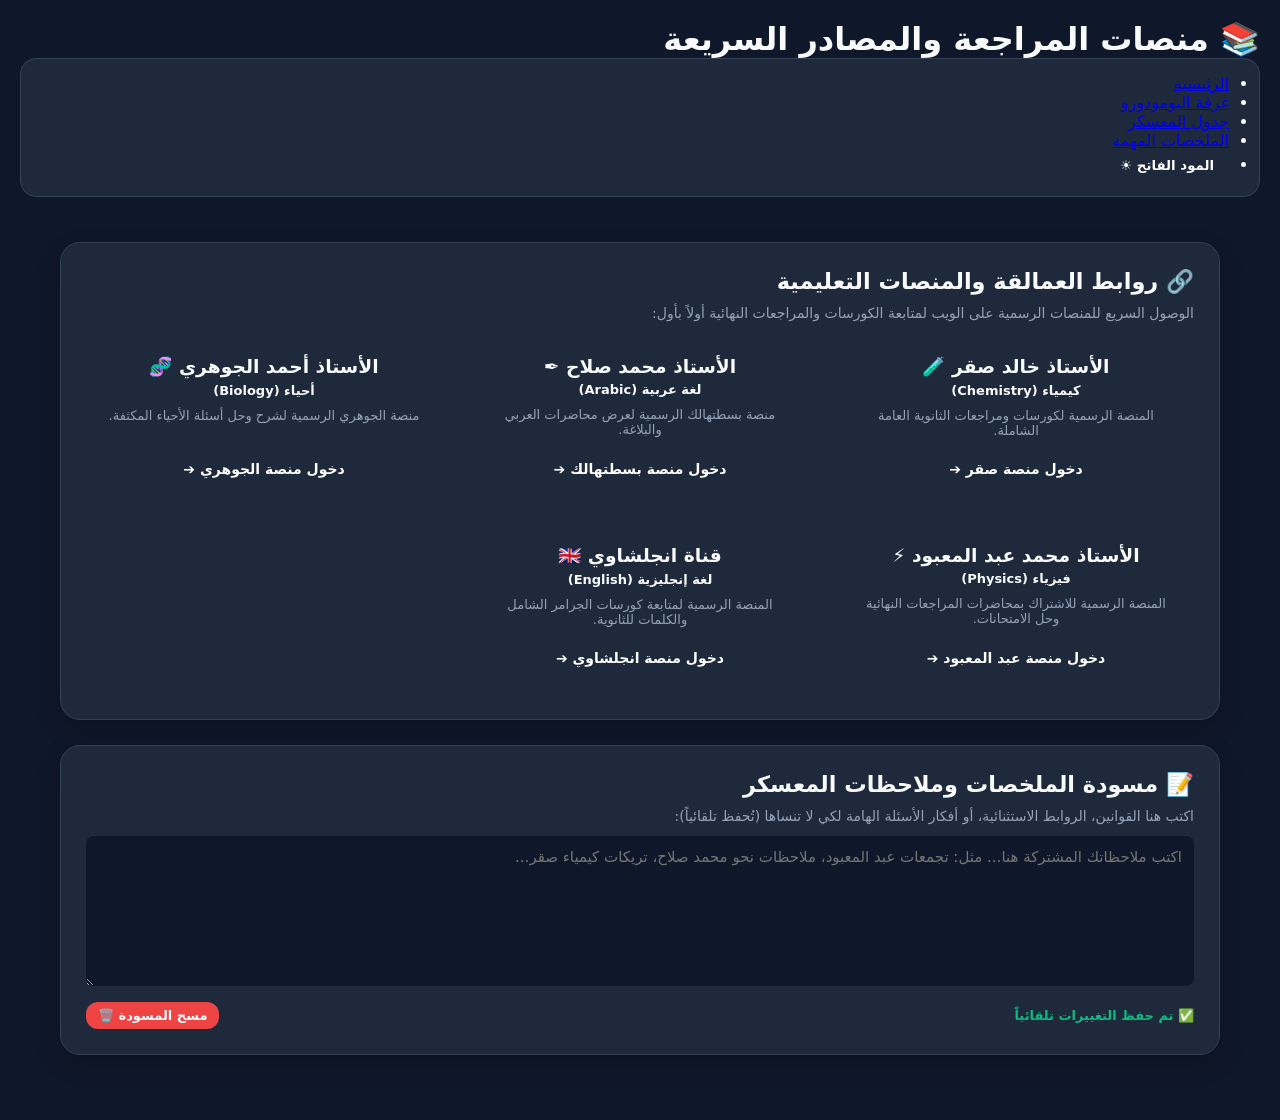
<file: summary.html>
<!DOCTYPE html>
<html lang="ar" dir="rtl">
<head>
    <meta charset="UTF-8">
    <meta name="viewport" content="width=device-width, initial-scale=1.0">
    <title>منصات المراجعة والملخصات المهمة</title>
    <link rel="stylesheet" href="style.css">
    <style>
        /* تنسيقات خاصة بصفحة المنصات والمصادر */
        .links-grid {
            display: grid;
            grid-template-columns: repeat(auto-fit, minmax(280px, 1fr));
            gap: 20px;
            margin-top: 15px;
        }
        .platform-card {
            background: var(--card-bg);
            border: 1px solid var(--border-color);
            border-radius: 12px;
            padding: 20px;
            text-align: center;
            transition: all 0.3s ease;
            display: flex;
            flex-direction: column;
            justify-content: space-between;
        }
        .platform-card:hover {
            transform: translateY(-3px);
            border-color: var(--accent-pink);
            box-shadow: 0 5px 15px var(--accent-glow);
        }
        .platform-card h3 {
            margin-bottom: 5px;
            color: var(--text-main);
        }
        .teacher-subject {
            font-size: 13px;
            color: var(--accent-pink);
            font-weight: bold;
            margin-bottom: 10px;
        }
        .platform-link {
            display: inline-block;
            margin-top: 15px;
            background: var(--luxury-gradient);
            color: white;
            text-decoration: none;
            padding: 8px 16px;
            border-radius: 8px;
            font-weight: bold;
            font-size: 14px;
        }
        .notes-area {
            width: 100%;
            height: 150px;
            background-color: var(--bg-main);
            color: var(--text-main);
            border: 1px solid var(--border-color);
            border-radius: 8px;
            padding: 12px;
            font-size: 15px;
            resize: vertical;
            outline: none;
        }
        .notes-area:focus {
            border-color: var(--accent-pink);
        }
        .theme-toggle-btn {
            background-color: var(--accent-pink);
            color: white;
            border: none;
            padding: 8px 15px;
            border-radius: 20px;
            cursor: pointer;
            font-weight: bold;
        }
    </style>
</head>
<body>
    <header>
        <h1>📚 منصات المراجعة والمصادر السريعة</h1>
        <nav>
            <ul>
                <li><a href="index.html">الرئيسية</a></li>
                <li><a href="pomodoro.html">غرفة البومودورو</a></li>
                <li><a href="schedule.html">جدول المعسكر</a></li>
                <li><a href="summary.html" class="active">الملخصات المهمة</a></li>
                <li><button onclick="toggleTheme()" class="theme-toggle-btn" id="themeBtn">المود الفاتح ☀️</button></li>
            </ul>
        </nav>
    </header>
    
    <main style="padding: 20px; max-width: 1200px; margin: 0 auto;">
        
        <!-- قسم منصات المراجعة السريعة -->
        <section class="card">
            <h2>🔗 روابط العمالقة والمنصات التعليمية</h2>
            <p style="color: var(--text-muted); font-size: 14px;">الوصول السريع للمنصات الرسمية على الويب لمتابعة الكورسات والمراجعات النهائية أولاً بأول:</p>
            
            <div class="links-grid">
                <!-- الأستاذ خالد صقر -->
                <div class="platform-card">
                    <div>
                        <h3>الأستاذ خالد صقر 🧪</h3>
                        <div class="teacher-subject">كيمياء (Chemistry)</div>
                        <p style="color: var(--text-muted); font-size: 13px;">المنصة الرسمية لكورسات ومراجعات الثانوية العامة الشاملة.</p>
                    </div>
                    <a href="https://sakreducation.com/" target="_blank" class="platform-link">دخول منصة صقر ➔</a>
                </div>

                <!-- الأستاذ محمد صلاح -->
                <div class="platform-card">
                    <div>
                        <h3>الأستاذ محمد صلاح ✒️</h3>
                        <div class="teacher-subject">لغة عربية (Arabic)</div>
                        <p style="color: var(--text-muted); font-size: 13px;">منصة بسطتهالك الرسمية لعرض محاضرات العربي والبلاغة.</p>
                    </div>
                    <a href="https://bassthalk.com/" target="_blank" class="platform-link">دخول منصة بسطتهالك ➔</a>
                </div>

                <!-- الأستاذ أحمد الجوهري -->
                <div class="platform-card">
                    <div>
                        <h3>الأستاذ أحمد الجوهري 🧬</h3>
                        <div class="teacher-subject">أحياء (Biology)</div>
                        <p style="color: var(--text-muted); font-size: 13px;">منصة الجوهري الرسمية لشرح وحل أسئلة الأحياء المكثفة.</p>
                    </div>
                    <a href="https://mr-ahmedelgohary.com/" target="_blank" class="platform-link">دخول منصة الجوهري ➔</a>
                </div>

                <!-- الأستاذ محمد عبد المعبود -->
                <div class="platform-card">
                    <div>
                        <h3>الأستاذ محمد عبد المعبود ⚡</h3>
                        <div class="teacher-subject">فيزياء (Physics)</div>
                        <p style="color: var(--text-muted); font-size: 13px;">المنصة الرسمية للاشتراك بمحاضرات المراجعات النهائية وحل الامتحانات.</p>
                    </div>
                    <a href="https://abdelmaboud.com/" target="_blank" class="platform-link">دخول منصة عبد المعبود ➔</a>
                </div>

                <!-- انجلشاوي -->
                <div class="platform-card">
                    <div>
                        <h3>قناة انجلشاوي 🇬🇧</h3>
                        <div class="teacher-subject">لغة إنجليزية (English)</div>
                        <p style="color: var(--text-muted); font-size: 13px;">المنصة الرسمية لمتابعة كورسات الجرامر الشامل والكلمات للثانوية.</p>
                    </div>
                    <a href="https://engleshawy.com/" target="_blank" class="platform-link">دخول منصة انجلشاوي ➔</a>
                </div>
            </div>
        </section>

        <!-- قسم مسودة الملخصات والأفكار المشتركة -->
        <section class="card" style="margin-top: 20px;">
            <h2>📝 مسودة الملخصات وملاحظات المعسكر</h2>
            <p style="color: var(--text-muted); font-size: 14px; margin-bottom: 12px;">اكتب هنا القوانين، الروابط الاستثنائية، أو أفكار الأسئلة الهامة لكي لا تنساها (تُحفظ تلقائياً):</p>
            
            <textarea id="sharedNotes" class="notes-area" placeholder="اكتب ملاحظاتك المشتركة هنا... مثل: تجمعات عبد المعبود، ملاحظات نحو محمد صلاح، تريكات كيمياء صقر..."></textarea>
            
            <div style="margin-top: 12px; display: flex; justify-content: space-between; align-items: center;">
                <span id="saveStatus" style="font-size: 13px; color: #10b981; font-weight: bold;">✅ تم حفظ التغييرات تلقائياً</span>
                <button onclick="clearNotes()" style="background: #ef4444; padding: 6px 12px; font-size: 13px;">مسح المسودة 🗑️</button>
            </div>
        </section>

    </main>

    <script>
        window.onload = function() {
            applySavedTheme();
            loadSavedNotes();
        };

        const notesArea = document.getElementById('sharedNotes');
        const statusSpan = document.getElementById('saveStatus');

        notesArea.addEventListener('input', function() {
            statusSpan.innerText = "✍️ جاري الحفظ...";
            statusSpan.style.color = "var(--accent-pink)";
            
            localStorage.setItem('campSharedNotes', notesArea.value);
            
            setTimeout(() => {
                statusSpan.innerText = "✅ تم حفظ التغييرات تلقائياً";
                statusSpan.style.color = "#10b981";
            }, 500);
        });

        function loadSavedNotes() {
            const savedNotes = localStorage.getItem('campSharedNotes');
            if (savedNotes) {
                notesArea.value = savedNotes;
            }
        }

        function clearNotes() {
            if (confirm('هل أنت متأكد من مسح كل الملاحظات المكتوبة؟')) {
                notesArea.value = '';
                localStorage.removeItem('campSharedNotes');
                statusSpan.innerText = "🗑️ تم المسح";
                statusSpan.style.color = "#ef4444";
            }
        }

        function toggleTheme() {
            if (document.documentElement.getAttribute('data-theme') === 'light') {
                document.documentElement.removeAttribute('data-theme');
                localStorage.setItem('theme', 'dark');
                document.getElementById('themeBtn').innerText = "المود الفاتح ☀️";
            } else {
                document.documentElement.setAttribute('data-theme', 'light');
                localStorage.setItem('theme', 'light');
                document.getElementById('themeBtn').innerText = "المود الغامق 🌙";
            }
        }

        function applySavedTheme() {
            const savedTheme = localStorage.getItem('theme');
            if (savedTheme === 'light') {
                document.documentElement.setAttribute('data-theme', 'light');
                document.getElementById('themeBtn').innerText = "المود الغامق 🌙";
            }
        }
    </script>
</body>
</html>
</file>
<file: style.css>
:root {
    --bg-main: #0f172a;
    --bg-card: #1e293b;
    --text-main: #f8fafc;
    --text-muted: #94a3b8;
    --primary: #6366f1;
    --primary-hover: #4f46e5;
    --success: #10b981;
    --accent: #f59e0b;
    --danger: #ef4444;
    --border: #334155;
}

* { box-sizing: border-box; font-family: 'Segoe UI', system-ui, sans-serif; margin: 0; padding: 0; }
body { background-color: var(--bg-main); color: var(--text-main); padding: 20px; min-height: 100vh; }

/* الهيدر */
nav {
    background: var(--bg-card); padding: 15px 30px; border-radius: 16px;
    display: flex; justify-content: space-between; align-items: center;
    margin-bottom: 25px; border: 1px solid var(--border);
}
nav .brand { font-size: 1.2rem; font-weight: 700; color: var(--primary); }
nav .links a { text-decoration: none; color: var(--text-muted); font-weight: 600; margin-left: 20px; transition: 0.3s; }
nav .links a:hover, nav .links a.active { color: var(--primary); }

/* الكروت */
.card {
    background: var(--bg-card); padding: 25px; border-radius: 20px;
    border: 1px solid var(--border); box-shadow: 0 10px 25px rgba(0,0,0,0.2);
    margin-bottom: 25px;
}
h2 { font-size: 1.4rem; font-weight: 700; margin-bottom: 10px; color: var(--text-main); }
.subtitle { color: var(--text-muted); font-size: 0.85rem; margin-bottom: 20px; }

/* الشبكة للتقسيم */
.grid { display: grid; grid-template-columns: 1fr 1fr; gap: 25px; }
@media (max-width: 950px) { .grid { grid-template-columns: 1fr; } }

/* الأزرار والمدخلات */
input, select {
    background: #0f172a; border: 1px solid var(--border); color: var(--text-main);
    padding: 12px; border-radius: 12px; outline: none; font-size: 0.95rem; transition: 0.3s;
}
input:focus, select:focus { border-color: var(--primary); }
button {
    background: var(--primary); color: white; border: none; padding: 12px 24px;
    border-radius: 12px; font-weight: 700; cursor: pointer; transition: 0.3s;
}
button:hover { background: var(--primary-hover); transform: translateY(-1px); }

/* المؤشرات والـ VS */
.vs-container { display: flex; justify-content: space-around; align-items: center; background: #131d31; padding: 20px; border-radius: 16px; margin: 15px 0; }
.user-stats { width: 40%; text-align: center; }
.progress-bar-bg { background: #334155; border-radius: 50px; height: 12px; width: 100%; margin-top: 8px; overflow: hidden; }
.progress-bar { height: 100%; width: 0%; border-radius: 50px; transition: width 0.5s ease; }
.my-bar { background: var(--success); }
.hazem-bar { background: var(--primary); }
.vs-badge { background: var(--danger); padding: 6px 12px; border-radius: 10px; font-weight: 800; font-size: 0.8rem; }

/* الأيام والمهام الأسبوعية */
.week-grid { display: grid; grid-template-columns: repeat(auto-fill, minmax(280px, 1fr)); gap: 20px; }
.day-card { background: #152033; border: 1px solid var(--border); padding: 15px; border-radius: 16px; }
.day-title { font-weight: 700; border-bottom: 1px solid var(--border); padding-bottom: 8px; margin-bottom: 10px; color: var(--accent); display: flex; justify-content: space-between; }

.task-list { list-style: none; }
.task-item { display: flex; justify-content: space-between; align-items: center; background: var(--bg-card); padding: 10px; border-radius: 8px; margin-bottom: 8px; font-size: 0.9rem; border-right: 4px solid var(--border); }
.task-item.done { opacity: 0.5; border-right-color: var(--success); }
.task-item.done span { text-decoration: line-through; }

.tag { font-size: 0.7rem; padding: 2px 6px; border-radius: 4px; font-weight: bold; }
.tag-me { background: rgba(16, 185, 129, 0.2); color: #34d399; }
.tag-hazem { background: rgba(99, 102, 241, 0.2); color: #818cf8; }
</file>
